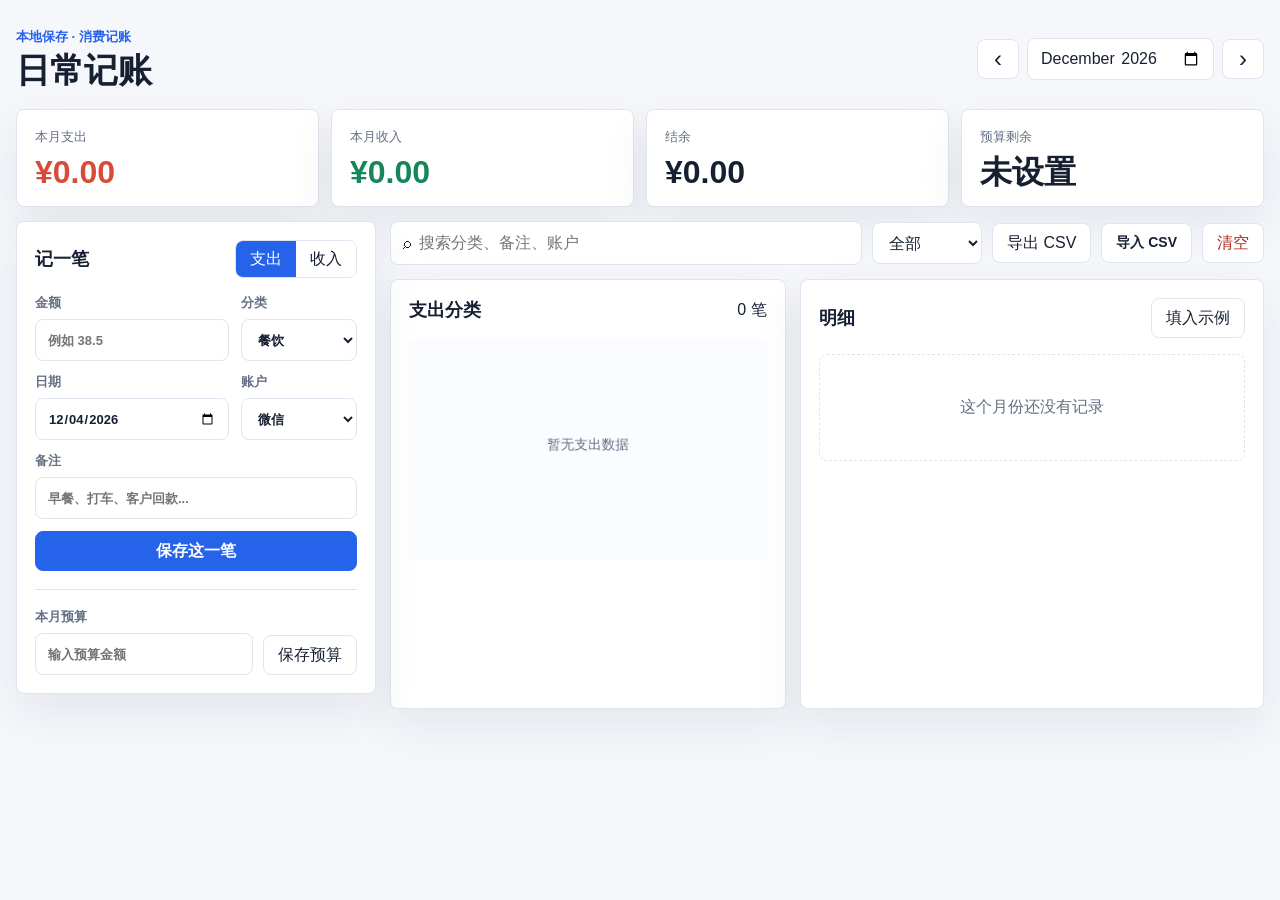
<file: index.html>
<!doctype html>
<html lang="zh-CN">
  <head>
    <meta charset="UTF-8" />
    <meta name="viewport" content="width=device-width, initial-scale=1.0" />
    <title>日常记账小程序</title>
    <meta name="theme-color" content="#2563eb" />
    <meta name="apple-mobile-web-app-capable" content="yes" />
    <meta name="apple-mobile-web-app-title" content="日常记账" />
    <link rel="manifest" href="manifest.webmanifest" />
    <link rel="apple-touch-icon" href="icons/icon-192.png" />
    <link rel="stylesheet" href="styles.css" />
  </head>
  <body>
    <main class="app-shell">
      <section class="topbar">
        <div>
          <p class="eyebrow">本地保存 · 消费记账</p>
          <h1>日常记账</h1>
        </div>
        <div class="month-switcher" aria-label="月份切换">
          <button id="prevMonth" type="button" title="上个月">‹</button>
          <input id="monthPicker" type="month" />
          <button id="nextMonth" type="button" title="下个月">›</button>
        </div>
      </section>

      <section class="summary-grid" aria-label="本月概览">
        <article class="metric metric-expense">
          <span>本月支出</span>
          <strong id="totalExpense">¥0.00</strong>
        </article>
        <article class="metric metric-income">
          <span>本月收入</span>
          <strong id="totalIncome">¥0.00</strong>
        </article>
        <article class="metric">
          <span>结余</span>
          <strong id="balance">¥0.00</strong>
        </article>
        <article class="metric">
          <span>预算剩余</span>
          <strong id="budgetLeft">未设置</strong>
        </article>
      </section>

      <section class="workspace">
        <aside class="panel entry-panel" aria-label="新增记账">
          <div class="panel-title">
            <h2>记一笔</h2>
            <div class="type-toggle" role="group" aria-label="记账类型">
              <button class="active" id="expenseType" type="button">支出</button>
              <button id="incomeType" type="button">收入</button>
            </div>
          </div>

          <form id="entryForm" autocomplete="off">
            <label>
              金额
              <input id="amount" type="number" inputmode="decimal" min="0.01" step="0.01" placeholder="例如 38.5" required />
            </label>
            <label>
              分类
              <select id="category" required></select>
            </label>
            <label>
              日期
              <input id="date" type="date" required />
            </label>
            <label>
              账户
              <select id="account">
                <option>微信</option>
                <option>支付宝</option>
                <option>银行卡</option>
                <option>现金</option>
                <option>信用卡</option>
              </select>
            </label>
            <label class="full">
              备注
              <input id="note" type="text" maxlength="80" placeholder="早餐、打车、客户回款..." />
            </label>
            <button class="primary" type="submit">保存这一笔</button>
          </form>

          <div class="budget-box">
            <label>
              本月预算
              <input id="budgetInput" type="number" inputmode="decimal" min="0" step="1" placeholder="输入预算金额" />
            </label>
            <button id="saveBudget" type="button">保存预算</button>
          </div>
        </aside>

        <section class="main-panel">
          <div class="toolbar">
            <div class="search-wrap">
              <span aria-hidden="true">⌕</span>
              <input id="searchInput" type="search" placeholder="搜索分类、备注、账户" />
            </div>
            <select id="filterType" aria-label="筛选类型">
              <option value="all">全部</option>
              <option value="expense">只看支出</option>
              <option value="income">只看收入</option>
            </select>
            <button id="exportCsv" type="button">导出 CSV</button>
            <label class="import-button">
              导入 CSV
              <input id="importCsv" type="file" accept=".csv,text/csv" />
            </label>
            <button id="clearData" class="danger" type="button">清空</button>
          </div>

          <div class="content-grid">
            <section class="panel chart-panel" aria-label="分类统计">
              <div class="panel-title">
                <h2>支出分类</h2>
                <span id="recordCount">0 笔</span>
              </div>
              <canvas id="categoryChart" width="420" height="260" aria-label="分类支出图表"></canvas>
              <div id="categoryList" class="category-list"></div>
            </section>

            <section class="panel records-panel" aria-label="记账明细">
              <div class="panel-title">
                <h2>明细</h2>
                <button id="addSample" type="button">填入示例</button>
              </div>
              <div id="records" class="records"></div>
            </section>
          </div>
        </section>
      </section>
    </main>

    <template id="recordTemplate">
      <article class="record-row">
        <div class="record-icon"></div>
        <div class="record-main">
          <strong class="record-category"></strong>
          <span class="record-meta"></span>
        </div>
        <div class="record-money"></div>
        <button class="delete-record" type="button" title="删除">×</button>
      </article>
    </template>

    <script src="app.js"></script>
  </body>
</html>
</file>
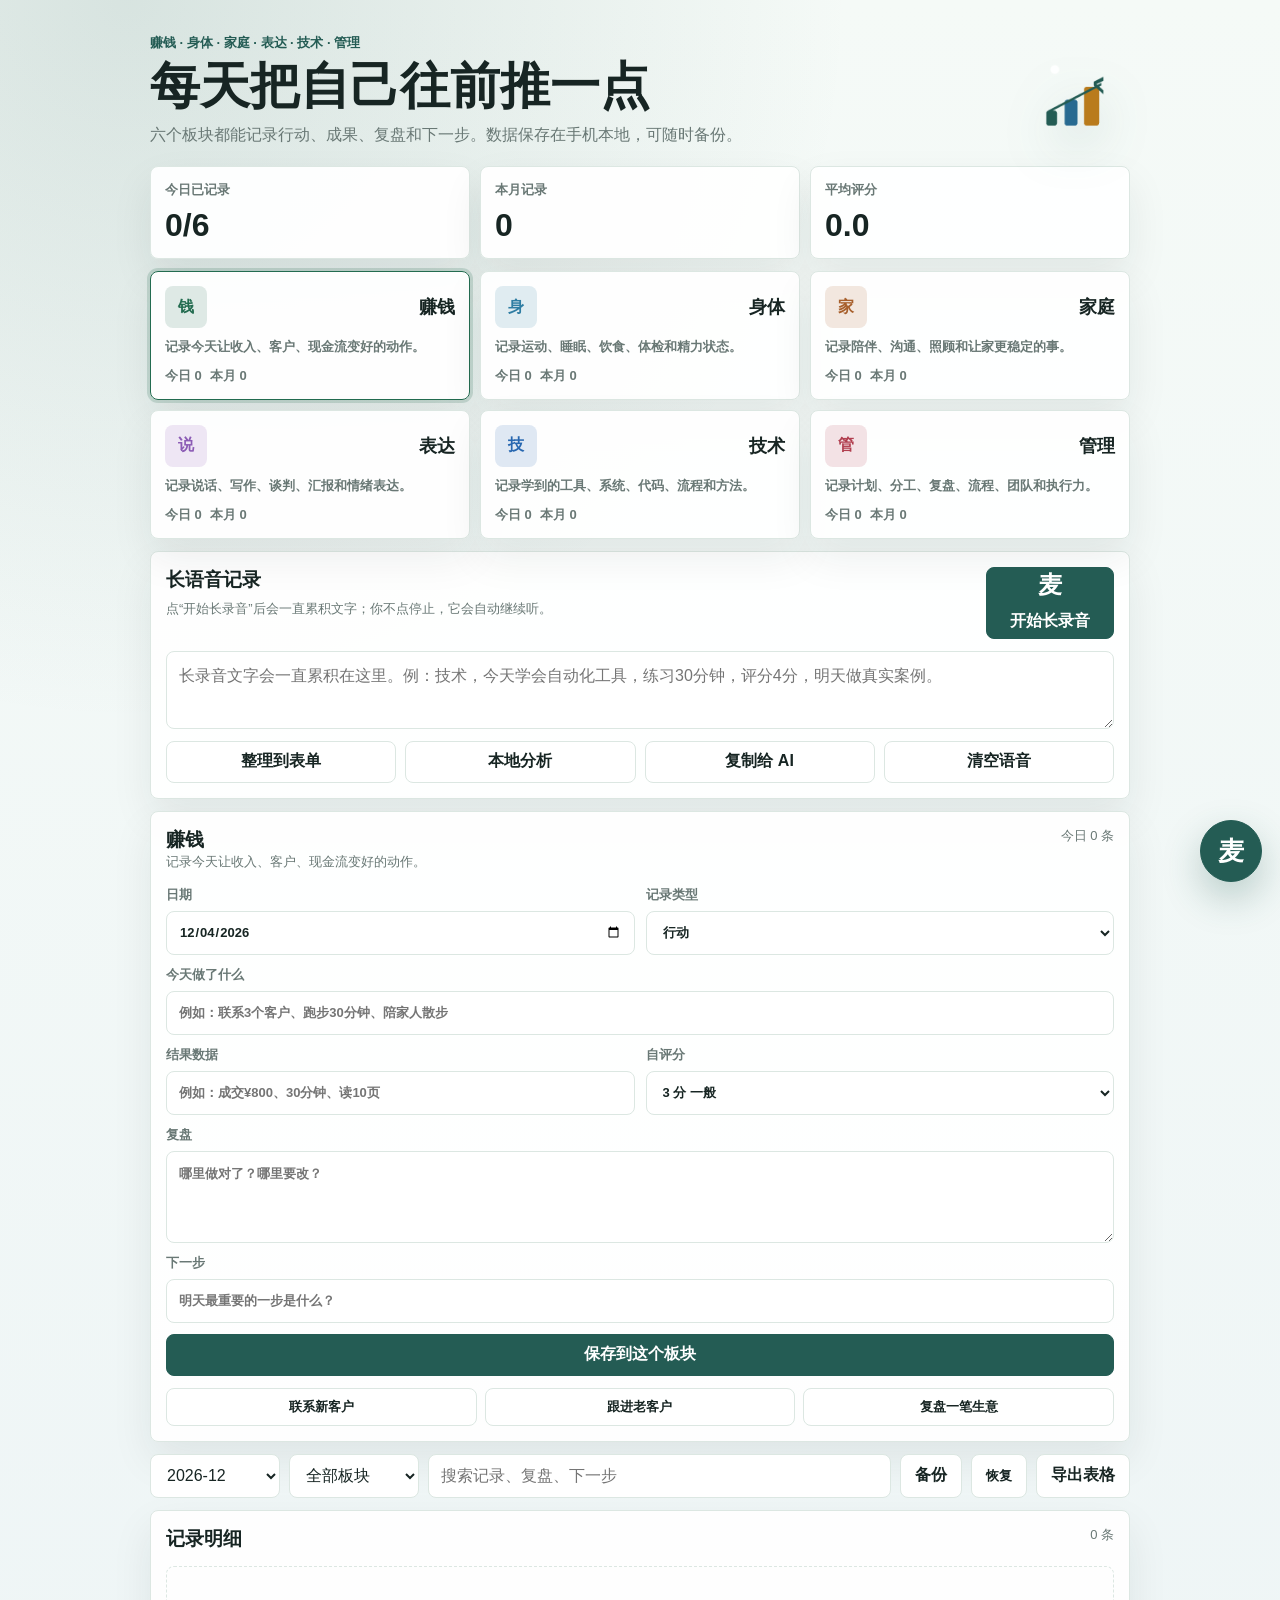
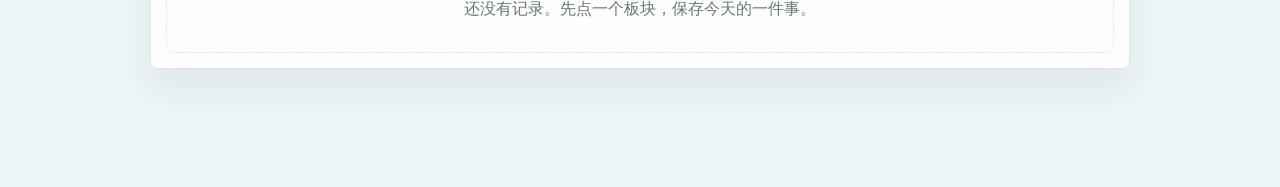
<file: growth-tracker/index.html>
<!doctype html>
<html lang="zh-CN">
  <head>
    <meta charset="UTF-8" />
    <meta name="viewport" content="width=device-width, initial-scale=1.0" />
    <title>六项成长记录</title>
    <meta name="theme-color" content="#245c54" />
    <meta name="apple-mobile-web-app-capable" content="yes" />
    <meta name="apple-mobile-web-app-title" content="成长记录" />
    <link rel="manifest" href="manifest.webmanifest" />
    <link rel="apple-touch-icon" href="icons/icon-192.png" />
    <link rel="stylesheet" href="styles.css?v=4" />
  </head>
  <body>
    <main class="app">
      <section class="hero">
        <div>
          <p class="eyebrow">赚钱 · 身体 · 家庭 · 表达 · 技术 · 管理</p>
          <h1>每天把自己往前推一点</h1>
          <p class="hero-text">六个板块都能记录行动、成果、复盘和下一步。数据保存在手机本地，可随时备份。</p>
        </div>
        <img src="icons/growth-512.png" alt="成长记录图标" />
      </section>

      <section class="today-strip" aria-label="今日概览">
        <article>
          <span>今日已记录</span>
          <strong id="todayCount">0/6</strong>
        </article>
        <article>
          <span>本月记录</span>
          <strong id="monthCount">0</strong>
        </article>
        <article>
          <span>平均评分</span>
          <strong id="avgScore">0.0</strong>
        </article>
      </section>

      <section class="board-grid" id="boardGrid" aria-label="六个成长板块"></section>

      <section class="voice-panel">
        <div>
          <h2>长语音记录</h2>
          <p id="voiceStatus">点“开始长录音”后会一直累积文字；你不点停止，它会自动继续听。</p>
        </div>
        <button id="voiceButton" class="voice-button" type="button">
          <span id="voiceIcon">麦</span>
          <strong id="voiceLabel">开始长录音</strong>
        </button>
        <textarea id="voiceText" placeholder="长录音文字会一直累积在这里。例：技术，今天学会自动化工具，练习30分钟，评分4分，明天做真实案例。"></textarea>
        <div class="voice-actions">
          <button id="parseVoice" type="button">整理到表单</button>
          <button id="analyzeVoice" type="button">本地分析</button>
          <button id="copyAiPrompt" type="button">复制给 AI</button>
          <button id="clearVoice" type="button">清空语音</button>
        </div>
        <div id="analysisBox" class="analysis-box" hidden>
          <div class="panel-title">
            <h3>分析草稿</h3>
            <span>可复制到 AI 模型继续分析</span>
          </div>
          <pre id="analysisOutput"></pre>
        </div>
      </section>

      <section class="record-panel">
        <div class="panel-title">
          <div>
            <h2 id="activeTitle">赚钱</h2>
            <p id="activePrompt">记录今天让收入、客户、现金流变好的动作。</p>
          </div>
          <span id="activeBadge">今日 0 条</span>
        </div>

        <form id="recordForm">
          <label>
            日期
            <input id="date" type="date" required />
          </label>
          <label>
            记录类型
            <select id="kind">
              <option>行动</option>
              <option>成果</option>
              <option>问题</option>
              <option>学习</option>
              <option>复盘</option>
            </select>
          </label>
          <label class="full">
            今天做了什么
            <input id="title" type="text" maxlength="60" placeholder="例如：联系3个客户、跑步30分钟、陪家人散步" required />
          </label>
          <label>
            结果数据
            <input id="metric" type="text" maxlength="40" placeholder="例如：成交¥800、30分钟、读10页" />
          </label>
          <label>
            自评分
            <select id="score">
              <option value="5">5 分 很好</option>
              <option value="4">4 分 不错</option>
              <option value="3" selected>3 分 一般</option>
              <option value="2">2 分 欠缺</option>
              <option value="1">1 分 没做好</option>
            </select>
          </label>
          <label class="full">
            复盘
            <textarea id="note" maxlength="300" placeholder="哪里做对了？哪里要改？"></textarea>
          </label>
          <label class="full">
            下一步
            <input id="next" type="text" maxlength="100" placeholder="明天最重要的一步是什么？" />
          </label>
          <button class="primary full" type="submit">保存到这个板块</button>
        </form>

        <div class="template-row" id="templateRow"></div>
      </section>

      <section class="tools">
        <select id="monthFilter" aria-label="月份筛选"></select>
        <select id="areaFilter" aria-label="板块筛选">
          <option value="all">全部板块</option>
        </select>
        <input id="search" type="search" placeholder="搜索记录、复盘、下一步" />
        <button id="exportJson" type="button">备份</button>
        <label class="import-button">
          恢复
          <input id="importJson" type="file" accept=".json,application/json" />
        </label>
        <button id="exportCsv" type="button">导出表格</button>
      </section>

      <section class="records-panel">
        <div class="panel-title">
          <h2>记录明细</h2>
          <span id="recordCount">0 条</span>
        </div>
        <div id="records" class="records"></div>
      </section>
    </main>

    <button id="floatingVoice" class="floating-voice" type="button" title="语音记录">麦</button>

    <template id="recordTemplate">
      <article class="record">
        <div class="record-icon"></div>
        <div class="record-main">
          <strong class="record-title"></strong>
          <span class="record-meta"></span>
          <p class="record-note"></p>
          <p class="record-next"></p>
        </div>
        <div class="record-score"></div>
        <button class="delete" type="button" title="删除">×</button>
      </article>
    </template>

    <script src="app.js?v=4"></script>
  </body>
</html>
</file>
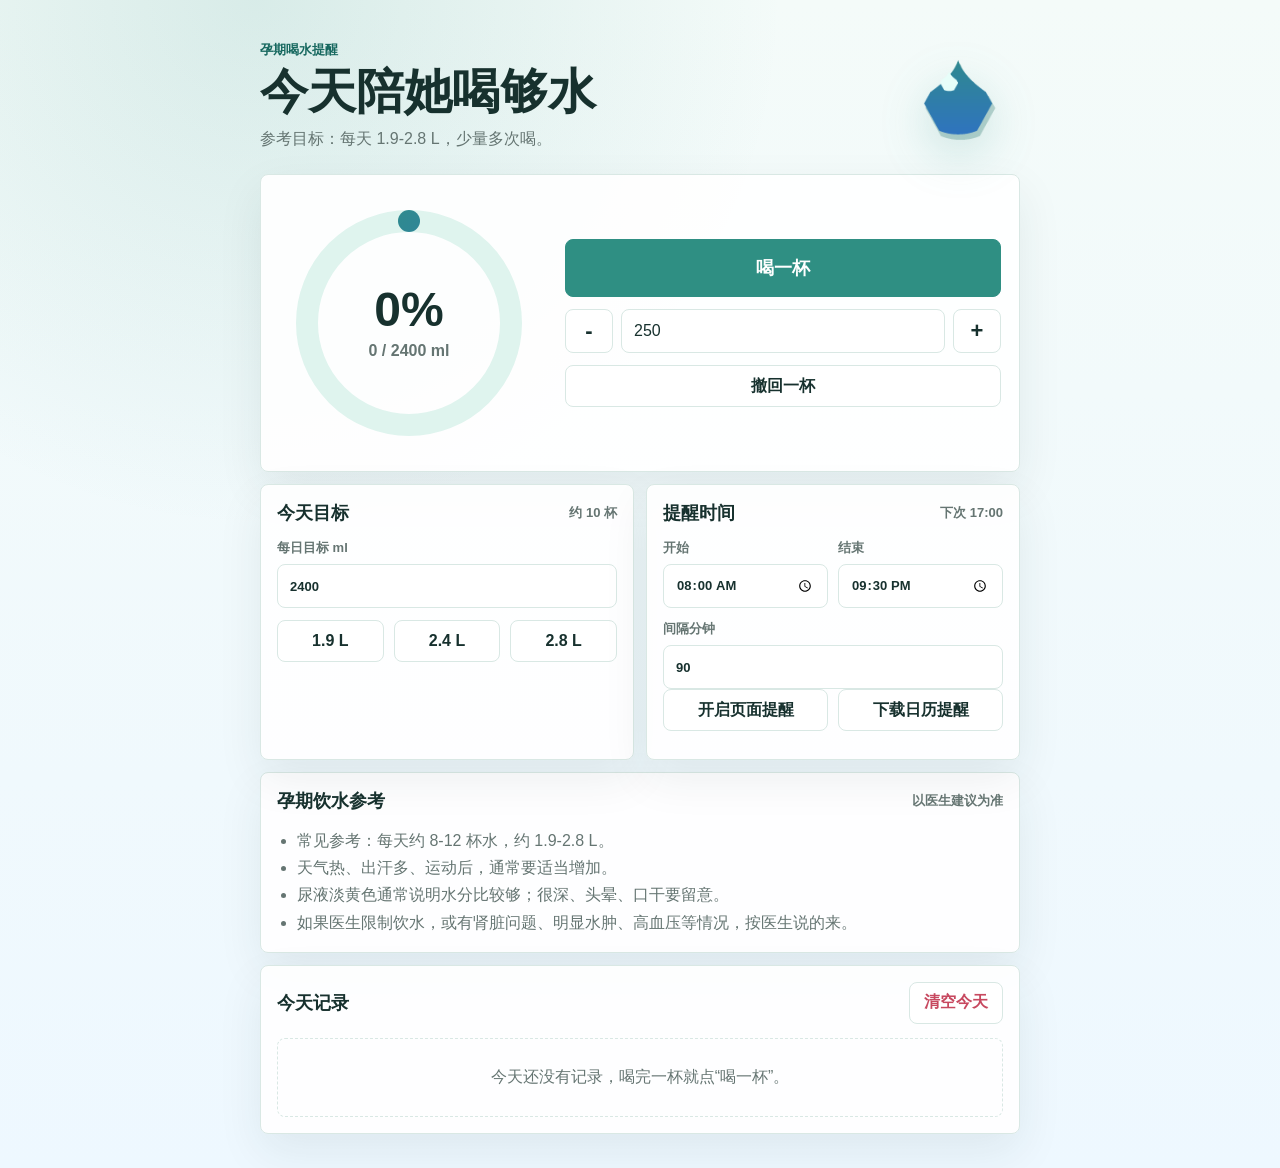
<file: water-reminder/index.html>
<!doctype html>
<html lang="zh-CN">
  <head>
    <meta charset="UTF-8" />
    <meta name="viewport" content="width=device-width, initial-scale=1.0" />
    <title>孕期喝水提醒</title>
    <meta name="theme-color" content="#2f8f83" />
    <meta name="apple-mobile-web-app-capable" content="yes" />
    <meta name="apple-mobile-web-app-title" content="喝水提醒" />
    <link rel="manifest" href="manifest.webmanifest" />
    <link rel="apple-touch-icon" href="icons/icon-192.png" />
    <link rel="stylesheet" href="styles.css" />
  </head>
  <body>
    <main class="app">
      <section class="hero">
        <div class="hero-copy">
          <p class="eyebrow">孕期喝水提醒</p>
          <h1>今天陪她喝够水</h1>
          <p class="range">参考目标：每天 1.9-2.8 L，少量多次喝。</p>
        </div>
        <img class="drop-art" src="icons/drop-512.png" alt="水滴图标" />
      </section>

      <section class="progress-panel">
        <div class="ring-wrap">
          <canvas id="progressRing" width="260" height="260" aria-label="今日喝水进度"></canvas>
          <div class="ring-center">
            <strong id="progressPercent">0%</strong>
            <span id="progressText">0 / 2400 ml</span>
          </div>
        </div>
        <div class="quick-actions">
          <button class="primary" id="drinkDefault" type="button">喝一杯</button>
          <div class="stepper">
            <button id="minusWater" type="button" aria-label="减少一杯">-</button>
            <input id="cupSize" type="number" min="50" step="50" value="250" aria-label="每杯毫升数" />
            <button id="plusWater" type="button" aria-label="增加一杯">+</button>
          </div>
          <button id="undoDrink" type="button">撤回一杯</button>
        </div>
      </section>

      <section class="settings-grid">
        <article class="panel">
          <div class="panel-title">
            <h2>今天目标</h2>
            <span id="targetHint">约 10 杯</span>
          </div>
          <label>
            每日目标 ml
            <input id="targetMl" type="number" min="1000" max="4000" step="100" value="2400" />
          </label>
          <div class="preset-row">
            <button data-target="1900" type="button">1.9 L</button>
            <button data-target="2400" type="button">2.4 L</button>
            <button data-target="2800" type="button">2.8 L</button>
          </div>
        </article>

        <article class="panel">
          <div class="panel-title">
            <h2>提醒时间</h2>
            <span id="nextReminder">未开启</span>
          </div>
          <div class="time-grid">
            <label>
              开始
              <input id="startTime" type="time" value="08:00" />
            </label>
            <label>
              结束
              <input id="endTime" type="time" value="21:30" />
            </label>
          </div>
          <label>
            间隔分钟
            <input id="intervalMinutes" type="number" min="30" max="240" step="15" value="90" />
          </label>
          <div class="button-row">
            <button id="enableNotify" type="button">开启页面提醒</button>
            <button id="downloadCalendar" type="button">下载日历提醒</button>
          </div>
        </article>
      </section>

      <section class="panel guide-panel">
        <div class="panel-title">
          <h2>孕期饮水参考</h2>
          <span>以医生建议为准</span>
        </div>
        <ul>
          <li>常见参考：每天约 8-12 杯水，约 1.9-2.8 L。</li>
          <li>天气热、出汗多、运动后，通常要适当增加。</li>
          <li>尿液淡黄色通常说明水分比较够；很深、头晕、口干要留意。</li>
          <li>如果医生限制饮水，或有肾脏问题、明显水肿、高血压等情况，按医生说的来。</li>
        </ul>
      </section>

      <section class="panel log-panel">
        <div class="panel-title">
          <h2>今天记录</h2>
          <button id="resetToday" class="danger" type="button">清空今天</button>
        </div>
        <div id="history" class="history"></div>
      </section>
    </main>

    <script src="app.js"></script>
  </body>
</html>
</file>
<file: styles.css>
:root {
  --bg: #f5f7fb;
  --panel: #ffffff;
  --ink: #172033;
  --muted: #657084;
  --line: #dfe5ee;
  --green: #16865a;
  --red: #d84b38;
  --blue: #2563eb;
  --amber: #d88918;
  --shadow: 0 18px 45px rgba(22, 32, 51, 0.08);
}

* {
  box-sizing: border-box;
}

body {
  margin: 0;
  min-height: 100vh;
  background: var(--bg);
  color: var(--ink);
  font-family: -apple-system, BlinkMacSystemFont, "Segoe UI", sans-serif;
}

button,
input,
select {
  font: inherit;
}

button {
  border: 1px solid var(--line);
  background: #fff;
  color: var(--ink);
  border-radius: 8px;
  min-height: 40px;
  padding: 0 14px;
  cursor: pointer;
}

button:hover,
.import-button:hover {
  border-color: #b9c5d6;
}

.app-shell {
  width: min(1280px, calc(100% - 32px));
  margin: 0 auto;
  padding: 28px 0 40px;
}

.topbar {
  display: flex;
  align-items: center;
  justify-content: space-between;
  gap: 16px;
  margin-bottom: 20px;
}

.eyebrow {
  margin: 0 0 6px;
  color: var(--blue);
  font-size: 13px;
  font-weight: 700;
}

h1,
h2 {
  margin: 0;
}

h1 {
  font-size: 34px;
  line-height: 1.1;
}

h2 {
  font-size: 18px;
}

.month-switcher {
  display: flex;
  align-items: center;
  gap: 8px;
}

.month-switcher button {
  width: 42px;
  padding: 0;
  font-size: 24px;
}

.month-switcher input,
input,
select {
  min-height: 42px;
  border: 1px solid var(--line);
  border-radius: 8px;
  background: #fff;
  color: var(--ink);
  padding: 0 12px;
  outline: none;
}

input:focus,
select:focus {
  border-color: var(--blue);
  box-shadow: 0 0 0 3px rgba(37, 99, 235, 0.12);
}

.summary-grid {
  display: grid;
  grid-template-columns: repeat(4, minmax(0, 1fr));
  gap: 12px;
  margin-bottom: 14px;
}

.metric {
  background: var(--panel);
  border: 1px solid var(--line);
  border-radius: 8px;
  padding: 18px;
  box-shadow: var(--shadow);
}

.metric span {
  display: block;
  color: var(--muted);
  font-size: 13px;
  margin-bottom: 10px;
}

.metric strong {
  font-size: clamp(22px, 3vw, 32px);
  line-height: 1;
  overflow-wrap: anywhere;
}

.metric-expense strong {
  color: var(--red);
}

.metric-income strong {
  color: var(--green);
}

.workspace {
  display: grid;
  grid-template-columns: 360px minmax(0, 1fr);
  gap: 14px;
  align-items: start;
}

.panel {
  background: var(--panel);
  border: 1px solid var(--line);
  border-radius: 8px;
  box-shadow: var(--shadow);
}

.entry-panel {
  padding: 18px;
  position: sticky;
  top: 18px;
}

.panel-title {
  display: flex;
  align-items: center;
  justify-content: space-between;
  gap: 12px;
  margin-bottom: 16px;
}

.type-toggle {
  display: grid;
  grid-template-columns: 1fr 1fr;
  border: 1px solid var(--line);
  border-radius: 8px;
  overflow: hidden;
}

.type-toggle button {
  border: 0;
  border-radius: 0;
  min-height: 36px;
}

.type-toggle .active {
  background: var(--blue);
  color: #fff;
}

form {
  display: grid;
  grid-template-columns: 1fr 1fr;
  gap: 12px;
}

label {
  display: grid;
  gap: 7px;
  color: var(--muted);
  font-size: 13px;
  font-weight: 650;
}

label.full,
.primary {
  grid-column: 1 / -1;
}

.primary {
  background: var(--blue);
  border-color: var(--blue);
  color: #fff;
  font-weight: 700;
}

.budget-box {
  display: grid;
  grid-template-columns: 1fr auto;
  gap: 10px;
  align-items: end;
  margin-top: 18px;
  padding-top: 18px;
  border-top: 1px solid var(--line);
}

.main-panel {
  min-width: 0;
}

.toolbar {
  display: flex;
  gap: 10px;
  flex-wrap: wrap;
  align-items: center;
  margin-bottom: 14px;
}

.search-wrap {
  flex: 1 1 260px;
  display: flex;
  align-items: center;
  gap: 8px;
  min-height: 42px;
  border: 1px solid var(--line);
  border-radius: 8px;
  background: #fff;
  padding: 0 12px;
}

.search-wrap input {
  flex: 1;
  min-width: 0;
  border: 0;
  padding: 0;
  box-shadow: none;
}

.import-button {
  display: inline-flex;
  align-items: center;
  justify-content: center;
  min-height: 40px;
  border: 1px solid var(--line);
  border-radius: 8px;
  background: #fff;
  color: var(--ink);
  padding: 0 14px;
  cursor: pointer;
  font-size: 14px;
}

.import-button input {
  display: none;
}

.danger {
  color: #b12d21;
}

.content-grid {
  display: grid;
  grid-template-columns: minmax(280px, 0.92fr) minmax(360px, 1.08fr);
  gap: 14px;
}

.chart-panel,
.records-panel {
  padding: 18px;
  min-height: 430px;
}

canvas {
  width: 100%;
  max-height: 260px;
  border-radius: 8px;
  background: #fbfcff;
}

.category-list {
  display: grid;
  gap: 9px;
  margin-top: 14px;
}

.category-item {
  display: grid;
  grid-template-columns: 1fr auto;
  gap: 8px;
  align-items: center;
  color: var(--muted);
  font-size: 14px;
}

.category-bar {
  grid-column: 1 / -1;
  height: 8px;
  background: #e9eef6;
  border-radius: 999px;
  overflow: hidden;
}

.category-bar span {
  display: block;
  height: 100%;
  background: var(--blue);
}

.records {
  display: grid;
  gap: 10px;
}

.record-row {
  display: grid;
  grid-template-columns: 42px minmax(0, 1fr) auto 34px;
  align-items: center;
  gap: 10px;
  border: 1px solid var(--line);
  border-radius: 8px;
  padding: 10px;
  background: #fbfcff;
}

.record-icon {
  width: 42px;
  height: 42px;
  display: grid;
  place-items: center;
  border-radius: 8px;
  background: #eaf1ff;
  color: var(--blue);
  font-weight: 800;
}

.record-main {
  min-width: 0;
}

.record-main strong,
.record-main span {
  display: block;
  overflow: hidden;
  text-overflow: ellipsis;
  white-space: nowrap;
}

.record-meta {
  margin-top: 4px;
  color: var(--muted);
  font-size: 13px;
}

.record-money {
  font-weight: 800;
  white-space: nowrap;
}

.record-money.expense {
  color: var(--red);
}

.record-money.income {
  color: var(--green);
}

.delete-record {
  width: 34px;
  min-height: 34px;
  padding: 0;
  color: #9b1c1c;
}

.empty {
  padding: 42px 14px;
  text-align: center;
  color: var(--muted);
  border: 1px dashed var(--line);
  border-radius: 8px;
}

@media (max-width: 980px) {
  .summary-grid,
  .workspace,
  .content-grid {
    grid-template-columns: 1fr;
  }

  .entry-panel {
    position: static;
  }
}

@media (max-width: 640px) {
  .app-shell {
    width: min(100% - 20px, 1280px);
    padding-top: 18px;
  }

  .topbar {
    align-items: stretch;
    flex-direction: column;
  }

  .month-switcher {
    width: 100%;
  }

  .month-switcher input {
    flex: 1;
  }

  h1 {
    font-size: 28px;
  }

  form,
  .budget-box {
    grid-template-columns: 1fr;
  }

  .toolbar > * {
    flex: 1 1 100%;
  }

  .record-row {
    grid-template-columns: 38px minmax(0, 1fr) auto;
  }

  .delete-record {
    grid-column: 3;
  }
}
</file>
<file: growth-tracker/styles.css>
:root {
  --bg: #f3f7f4;
  --panel: #ffffff;
  --ink: #172523;
  --muted: #697875;
  --line: #dce7e2;
  --green: #245c54;
  --blue: #286a91;
  --red: #c5493d;
  --amber: #b97b1c;
  --shadow: 0 18px 42px rgba(23, 37, 35, 0.08);
}

* {
  box-sizing: border-box;
}

body {
  margin: 0;
  min-height: 100vh;
  padding-bottom: 84px;
  background:
    radial-gradient(circle at 10% 0%, rgba(36, 92, 84, 0.14), transparent 34%),
    linear-gradient(180deg, #f5faf7 0%, #eef5f6 100%);
  color: var(--ink);
  font-family: -apple-system, BlinkMacSystemFont, "Segoe UI", sans-serif;
}

button,
input,
select,
textarea {
  font: inherit;
}

button,
.import-button {
  min-height: 42px;
  border: 1px solid var(--line);
  border-radius: 8px;
  background: #fff;
  color: var(--ink);
  padding: 0 14px;
  font-weight: 750;
  cursor: pointer;
}

input,
select,
textarea {
  width: 100%;
  border: 1px solid var(--line);
  border-radius: 8px;
  background: #fff;
  color: var(--ink);
  outline: none;
}

input,
select {
  min-height: 44px;
  padding: 0 12px;
}

textarea {
  min-height: 92px;
  padding: 12px;
  resize: vertical;
  line-height: 1.55;
}

input:focus,
select:focus,
textarea:focus {
  border-color: var(--green);
  box-shadow: 0 0 0 3px rgba(36, 92, 84, 0.13);
}

label {
  display: grid;
  gap: 7px;
  color: var(--muted);
  font-size: 13px;
  font-weight: 750;
}

h1,
h2,
p {
  margin: 0;
}

h1 {
  font-size: clamp(32px, 8vw, 50px);
  line-height: 1.05;
  letter-spacing: 0;
}

h2 {
  font-size: 19px;
}

.app {
  width: min(980px, calc(100% - 22px));
  margin: 0 auto;
  padding: 16px 0 34px;
}

.hero {
  min-height: 150px;
  display: grid;
  grid-template-columns: minmax(0, 1fr) 112px;
  align-items: center;
  gap: 14px;
}

.hero img {
  width: 108px;
  height: 108px;
  filter: drop-shadow(0 18px 24px rgba(36, 92, 84, 0.18));
}

.eyebrow {
  margin: 0 0 8px;
  color: var(--green);
  font-size: 13px;
  font-weight: 850;
}

.hero-text {
  margin-top: 10px;
  color: var(--muted);
  line-height: 1.55;
}

.today-strip {
  display: grid;
  grid-template-columns: repeat(3, 1fr);
  gap: 10px;
  margin-bottom: 12px;
}

.today-strip article,
.board-card,
.voice-panel,
.record-panel,
.records-panel {
  background: rgba(255, 255, 255, 0.95);
  border: 1px solid var(--line);
  border-radius: 8px;
  box-shadow: var(--shadow);
}

.today-strip article {
  padding: 14px;
}

.today-strip span {
  display: block;
  color: var(--muted);
  font-size: 13px;
  font-weight: 750;
  margin-bottom: 8px;
}

.today-strip strong {
  font-size: clamp(22px, 6vw, 32px);
}

.board-grid {
  display: grid;
  grid-template-columns: repeat(3, 1fr);
  gap: 10px;
}

.board-card {
  display: grid;
  gap: 10px;
  padding: 14px;
  text-align: left;
  min-height: 128px;
}

.board-card.active {
  border-color: var(--area);
  box-shadow: 0 18px 42px rgba(23, 37, 35, 0.08), 0 0 0 3px color-mix(in srgb, var(--area) 18%, transparent);
}

.board-head {
  display: flex;
  align-items: center;
  justify-content: space-between;
  gap: 8px;
}

.board-icon {
  width: 42px;
  height: 42px;
  display: grid;
  place-items: center;
  border-radius: 8px;
  background: color-mix(in srgb, var(--area) 15%, white);
  color: var(--area);
  font-weight: 900;
}

.board-card h3 {
  margin: 0;
  font-size: 18px;
}

.board-card p {
  color: var(--muted);
  line-height: 1.45;
  font-size: 13px;
}

.board-stats {
  display: flex;
  gap: 8px;
  color: var(--muted);
  font-size: 13px;
  font-weight: 750;
}

.voice-panel {
  display: grid;
  grid-template-columns: minmax(0, 1fr) 128px;
  gap: 12px;
  align-items: start;
  margin-top: 12px;
  padding: 15px;
}

.voice-panel h2 {
  margin-bottom: 6px;
}

.voice-panel p {
  color: var(--muted);
  font-size: 13px;
  line-height: 1.5;
}

.voice-button {
  min-height: 72px;
  display: grid;
  place-items: center;
  gap: 3px;
  background: var(--green);
  border-color: var(--green);
  color: #fff;
}

.voice-button span {
  font-size: 24px;
  line-height: 1;
}

.voice-button.listening,
.floating-voice.listening {
  background: var(--red);
  border-color: var(--red);
}

.voice-panel textarea {
  grid-column: 1 / -1;
  min-height: 78px;
}

.voice-actions {
  grid-column: 1 / -1;
  display: grid;
  grid-template-columns: repeat(4, 1fr);
  gap: 9px;
}

.analysis-box {
  grid-column: 1 / -1;
  border: 1px solid var(--line);
  border-radius: 8px;
  background: #fbfefd;
  padding: 12px;
}

.analysis-box h3 {
  margin: 0;
  font-size: 16px;
}

.analysis-box pre {
  margin: 0;
  white-space: pre-wrap;
  word-break: break-word;
  color: var(--ink);
  font: inherit;
  line-height: 1.6;
}

.floating-voice {
  position: fixed;
  right: 18px;
  bottom: 18px;
  z-index: 20;
  width: 62px;
  height: 62px;
  min-height: 62px;
  padding: 0;
  display: grid;
  place-items: center;
  border-radius: 50%;
  background: var(--green);
  border-color: var(--green);
  color: #fff;
  font-size: 26px;
  box-shadow: 0 16px 38px rgba(36, 92, 84, 0.28);
}

.record-panel,
.records-panel {
  margin-top: 12px;
  padding: 15px;
}

.panel-title {
  display: flex;
  align-items: start;
  justify-content: space-between;
  gap: 12px;
  margin-bottom: 14px;
}

.panel-title p,
.panel-title span {
  color: var(--muted);
  font-size: 13px;
  line-height: 1.45;
}

#recordForm {
  display: grid;
  grid-template-columns: repeat(2, 1fr);
  gap: 11px;
}

.full {
  grid-column: 1 / -1;
}

.primary {
  background: var(--green);
  border-color: var(--green);
  color: #fff;
}

.template-row {
  display: grid;
  grid-template-columns: repeat(3, 1fr);
  gap: 8px;
  margin-top: 12px;
}

.template-row button {
  min-height: 38px;
  font-size: 13px;
  padding: 0 10px;
}

.tools {
  display: grid;
  grid-template-columns: 130px 130px minmax(0, 1fr) auto auto auto;
  gap: 9px;
  margin-top: 12px;
}

.import-button {
  display: inline-flex;
  align-items: center;
  justify-content: center;
}

.import-button input {
  display: none;
}

.records {
  display: grid;
  gap: 9px;
}

.record {
  display: grid;
  grid-template-columns: 44px minmax(0, 1fr) 48px 34px;
  gap: 10px;
  align-items: start;
  padding: 11px;
  border: 1px solid var(--line);
  border-radius: 8px;
  background: #fbfefd;
}

.record-icon {
  width: 44px;
  height: 44px;
  display: grid;
  place-items: center;
  border-radius: 8px;
  background: color-mix(in srgb, var(--record-color) 15%, white);
  color: var(--record-color);
  font-weight: 900;
}

.record-main {
  min-width: 0;
}

.record-title,
.record-meta,
.record-note,
.record-next {
  overflow-wrap: anywhere;
}

.record-meta {
  display: block;
  margin-top: 4px;
  color: var(--muted);
  font-size: 13px;
}

.record-note,
.record-next {
  margin-top: 7px;
  color: var(--muted);
  font-size: 13px;
  line-height: 1.5;
}

.record-next {
  color: var(--green);
  font-weight: 700;
}

.record-score {
  min-height: 34px;
  display: grid;
  place-items: center;
  border-radius: 8px;
  background: #f3f7f4;
  font-weight: 900;
}

.delete {
  width: 34px;
  min-height: 34px;
  padding: 0;
  color: var(--red);
}

.empty {
  padding: 32px 12px;
  text-align: center;
  color: var(--muted);
  border: 1px dashed var(--line);
  border-radius: 8px;
}

@media (max-width: 820px) {
  .board-grid,
  .tools {
    grid-template-columns: 1fr 1fr;
  }

  .tools input,
  .tools button,
  .tools .import-button {
    min-width: 0;
  }
}

@media (max-width: 560px) {
  .app {
    width: min(100% - 18px, 980px);
    padding-top: 10px;
  }

  .hero {
    min-height: 130px;
    grid-template-columns: minmax(0, 1fr) 78px;
  }

  .hero img {
    width: 76px;
    height: 76px;
  }

  .today-strip,
  .board-grid,
  .voice-panel,
  #recordForm,
  .template-row,
  .tools {
    grid-template-columns: 1fr;
  }

  .voice-actions {
    grid-template-columns: 1fr;
  }

  .record {
    grid-template-columns: 42px minmax(0, 1fr) 42px;
  }

  .delete {
    grid-column: 3;
  }
}
</file>
<file: water-reminder/styles.css>
:root {
  --bg: #f4fbf9;
  --panel: #ffffff;
  --ink: #17312e;
  --muted: #657572;
  --line: #d9e8e4;
  --teal: #2f8f83;
  --teal-dark: #17685f;
  --mint: #dff4ee;
  --blue: #2f6fcb;
  --rose: #c7485f;
  --amber: #c58a21;
  --shadow: 0 18px 46px rgba(23, 49, 46, 0.08);
}

* {
  box-sizing: border-box;
}

body {
  margin: 0;
  min-height: 100vh;
  background:
    radial-gradient(circle at 20% 0%, rgba(47, 143, 131, 0.14), transparent 34%),
    linear-gradient(180deg, #f4fbf9 0%, #eef8ff 100%);
  color: var(--ink);
  font-family: -apple-system, BlinkMacSystemFont, "Segoe UI", sans-serif;
}

button,
input {
  font: inherit;
}

button {
  min-height: 42px;
  border: 1px solid var(--line);
  border-radius: 8px;
  background: #fff;
  color: var(--ink);
  padding: 0 14px;
  cursor: pointer;
  font-weight: 700;
}

button:active {
  transform: translateY(1px);
}

input {
  width: 100%;
  min-height: 44px;
  border: 1px solid var(--line);
  border-radius: 8px;
  background: #fff;
  color: var(--ink);
  padding: 0 12px;
  outline: none;
}

input:focus {
  border-color: var(--teal);
  box-shadow: 0 0 0 3px rgba(47, 143, 131, 0.13);
}

label {
  display: grid;
  gap: 7px;
  color: var(--muted);
  font-size: 13px;
  font-weight: 700;
}

.app {
  width: min(760px, calc(100% - 24px));
  margin: 0 auto;
  padding: 18px 0 34px;
}

.hero {
  min-height: 156px;
  display: grid;
  grid-template-columns: minmax(0, 1fr) 118px;
  align-items: center;
  gap: 14px;
}

.eyebrow {
  margin: 0 0 8px;
  color: var(--teal-dark);
  font-size: 13px;
  font-weight: 800;
}

h1,
h2,
p {
  margin: 0;
}

h1 {
  font-size: clamp(32px, 8vw, 48px);
  line-height: 1.04;
  letter-spacing: 0;
}

h2 {
  font-size: 18px;
}

.range {
  margin-top: 10px;
  color: var(--muted);
  line-height: 1.5;
}

.drop-art {
  width: 112px;
  height: 112px;
  filter: drop-shadow(0 16px 24px rgba(47, 143, 131, 0.22));
}

.progress-panel,
.panel {
  background: rgba(255, 255, 255, 0.92);
  border: 1px solid var(--line);
  border-radius: 8px;
  box-shadow: var(--shadow);
}

.progress-panel {
  display: grid;
  grid-template-columns: 270px minmax(0, 1fr);
  gap: 16px;
  align-items: center;
  padding: 18px;
}

.ring-wrap {
  position: relative;
  width: 260px;
  height: 260px;
}

.ring-center {
  position: absolute;
  inset: 0;
  display: grid;
  place-content: center;
  text-align: center;
  pointer-events: none;
}

.ring-center strong {
  font-size: 48px;
  line-height: 1;
}

.ring-center span {
  margin-top: 8px;
  color: var(--muted);
  font-weight: 700;
}

.quick-actions {
  display: grid;
  gap: 12px;
}

.primary {
  min-height: 58px;
  background: var(--teal);
  border-color: var(--teal);
  color: #fff;
  font-size: 18px;
}

.stepper {
  display: grid;
  grid-template-columns: 48px minmax(0, 1fr) 48px;
  gap: 8px;
}

.stepper button {
  padding: 0;
  font-size: 22px;
}

.settings-grid {
  display: grid;
  grid-template-columns: 1fr 1fr;
  gap: 12px;
  margin-top: 12px;
}

.panel {
  padding: 16px;
}

.panel-title {
  display: flex;
  justify-content: space-between;
  align-items: center;
  gap: 12px;
  margin-bottom: 14px;
}

.panel-title span {
  color: var(--muted);
  font-size: 13px;
  font-weight: 700;
  text-align: right;
}

.preset-row,
.button-row,
.time-grid {
  display: grid;
  gap: 10px;
}

.preset-row {
  grid-template-columns: repeat(3, 1fr);
  margin-top: 12px;
}

.time-grid,
.button-row {
  grid-template-columns: 1fr 1fr;
  margin-bottom: 12px;
}

.guide-panel,
.log-panel {
  margin-top: 12px;
}

.guide-panel ul {
  margin: 0;
  padding-left: 20px;
  color: var(--muted);
  line-height: 1.7;
}

.history {
  display: grid;
  gap: 9px;
}

.history-row {
  display: grid;
  grid-template-columns: 46px minmax(0, 1fr) auto;
  align-items: center;
  gap: 10px;
  padding: 10px;
  border: 1px solid var(--line);
  border-radius: 8px;
  background: #fbfffe;
}

.history-icon {
  width: 46px;
  height: 46px;
  display: grid;
  place-items: center;
  border-radius: 8px;
  background: var(--mint);
  color: var(--teal-dark);
  font-weight: 900;
}

.history-row strong,
.history-row span {
  display: block;
}

.history-row span {
  margin-top: 3px;
  color: var(--muted);
  font-size: 13px;
}

.history-row em {
  font-style: normal;
  font-weight: 900;
  color: var(--teal-dark);
}

.danger {
  color: var(--rose);
}

.empty {
  padding: 28px 12px;
  text-align: center;
  color: var(--muted);
  border: 1px dashed var(--line);
  border-radius: 8px;
}

@media (max-width: 720px) {
  .progress-panel,
  .settings-grid {
    grid-template-columns: 1fr;
  }

  .ring-wrap {
    margin: 0 auto;
  }
}

@media (max-width: 480px) {
  .app {
    width: min(100% - 18px, 760px);
    padding-top: 10px;
  }

  .hero {
    grid-template-columns: minmax(0, 1fr) 82px;
    min-height: 130px;
  }

  .drop-art {
    width: 80px;
    height: 80px;
  }

  .progress-panel,
  .panel {
    padding: 14px;
  }

  .ring-wrap {
    width: 226px;
    height: 226px;
  }

  #progressRing {
    width: 226px;
    height: 226px;
  }

  .time-grid,
  .button-row {
    grid-template-columns: 1fr;
  }
}
</file>
